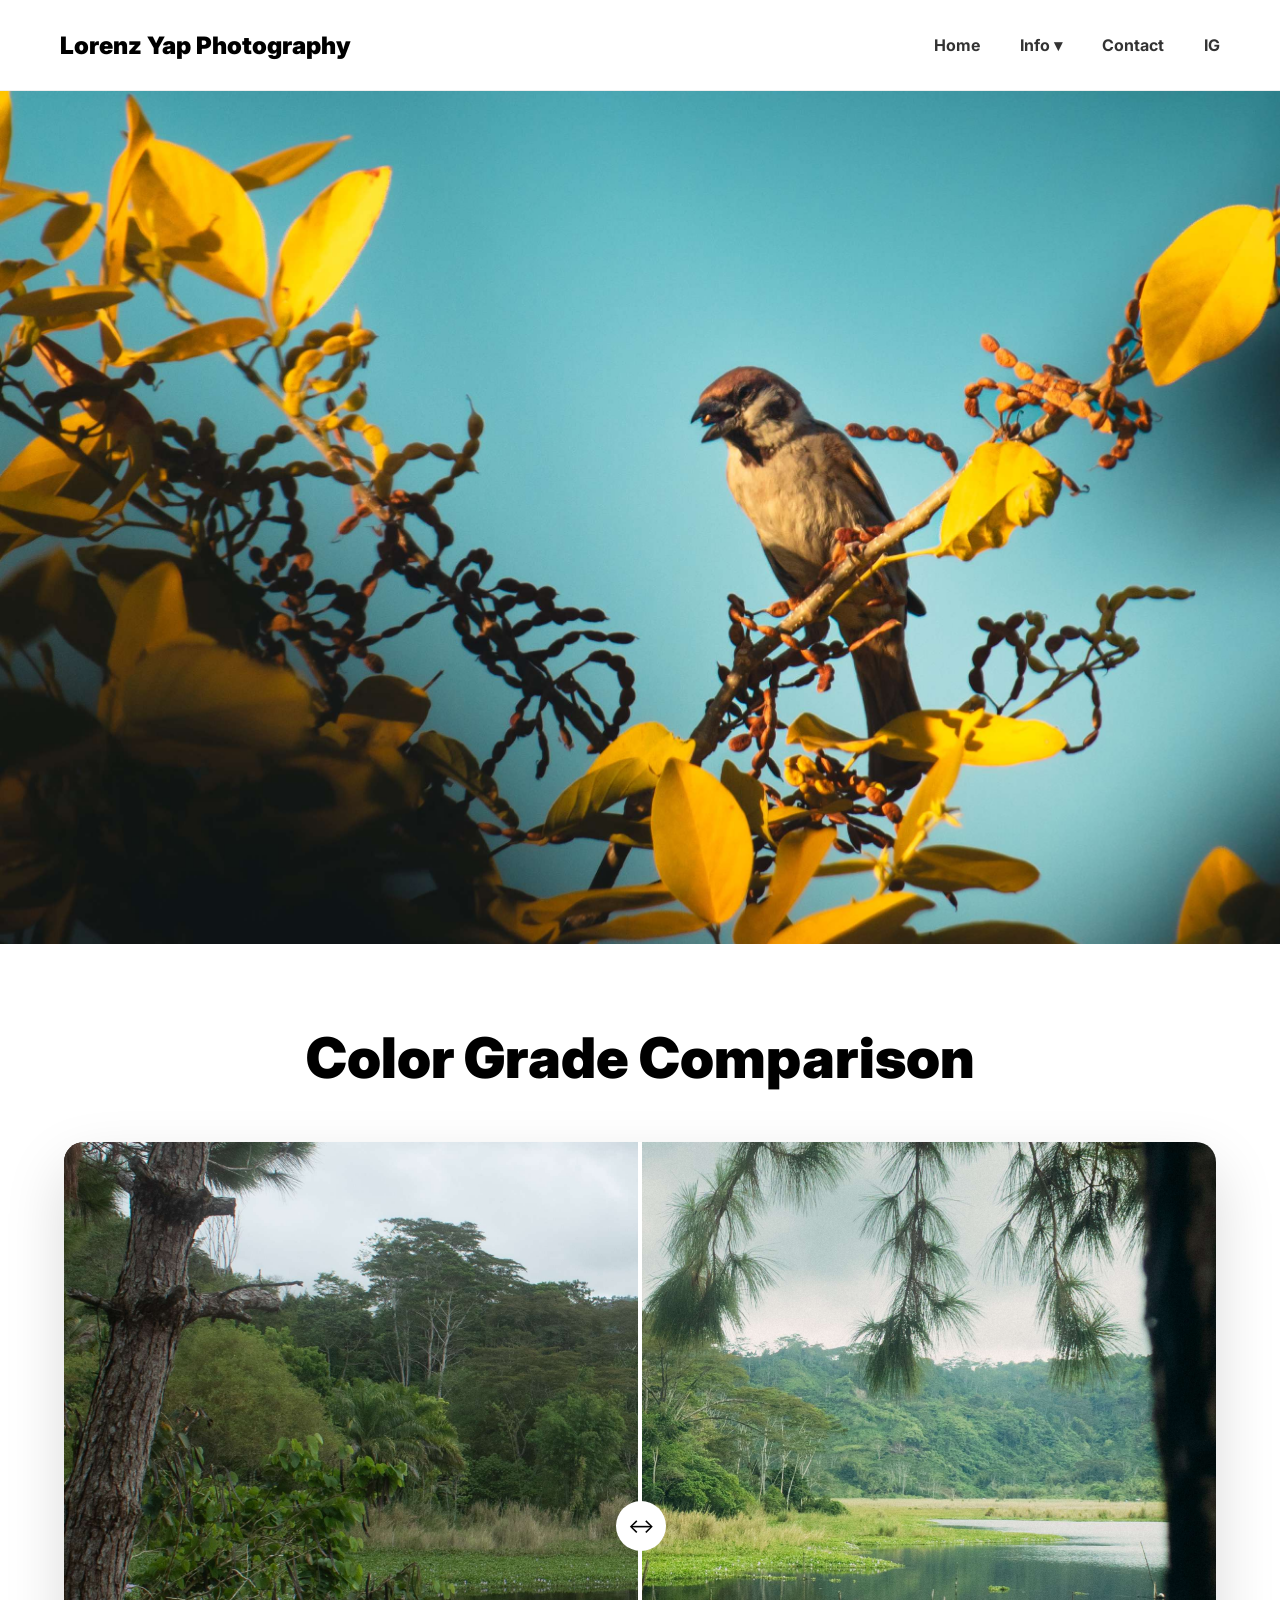
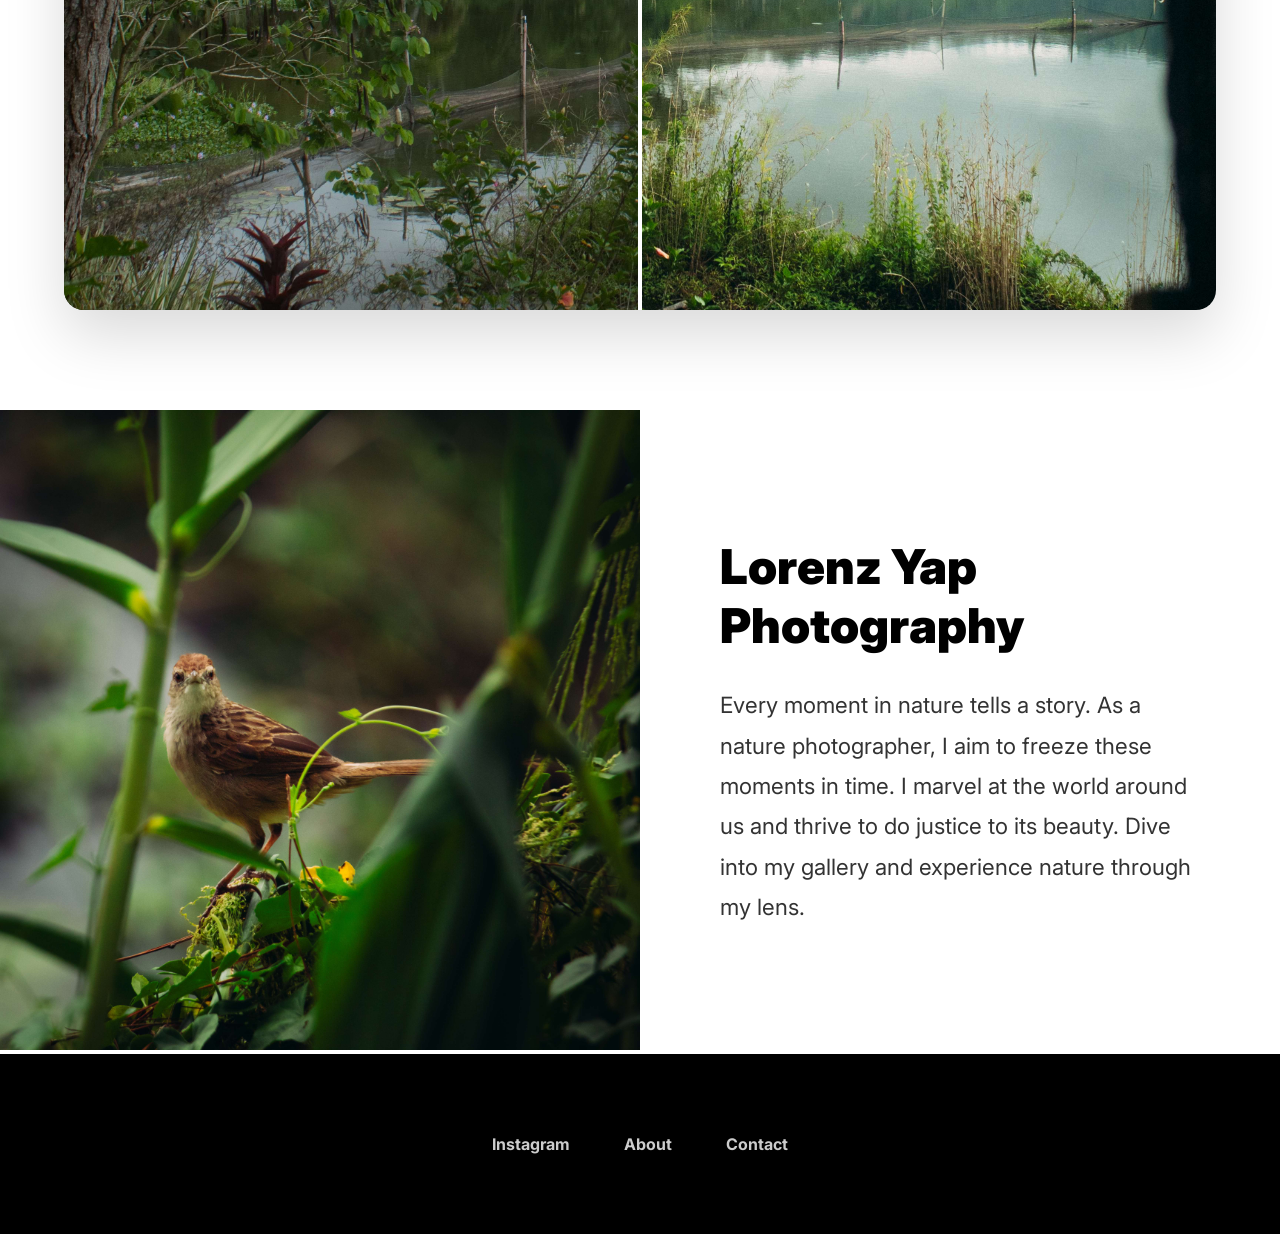
<file: index.html>
<!DOCTYPE html>
<html lang="en">
<head>
    <meta charset="UTF-8">
    <meta name="viewport" content="width=device-width, initial-scale=1.0">
    <title>Lorenz Yap | Photography</title>
    <link href="https://fonts.googleapis.com/css2?family=Inter:wght@400;700;900&display=swap" rel="stylesheet">
    <link rel="stylesheet" href="style.css">
</head>
<body>

   <nav class="site-navigation">
    <div class="nav-container">
        <div class="nav-logo">Lorenz Yap Photography</div>
        <div class="nav-links">
            <a href="index.html">Home</a>
            <div class="dropdown">
                <a href="#" class="dropbtn">Info ▾</a>
                <div class="dropdown-content">
                    <a href="equipment.html">Equipment</a>
                    <a href="about.html">About Me</a>
                    <a href="projects.html">Projects & Skills</a>
                </div>
            </div>
            <a href="contact.html">Contact</a>
            <a href="https://www.instagram.com/lorenzalbertyap?igsh=MTFkNGwyenE3YnZxNw==" target="_blank">IG</a>
        </div>
    </div>
</nav>

    <section class="hero-carousel">
        <div class="carousel-slide fade"><img src="Sparrow.jpg"></div>
        <div class="carousel-slide fade"><img src="Munia.jpg"></div>
        <div class="carousel-slide fade"><img src="Sunbird.jpg"></div>
    </section>

    <section class="slider-section">
        <h2 class="section-title">Color Grade Comparison</h2>
        <div class="slider-container" id="sliderContainer">
            <img src="Edit1.jpg" alt="Edited" class="slider-img">
            <div class="img-before" id="beforeImg">
                <img src="Raw1.jpg" alt="RAW" class="slider-img">
            </div>
            <input type="range" min="0" max="100" value="50" class="slider-input" id="imageSlider">
            <div class="slider-handle" id="sliderHandle"><div class="slider-button">↔</div></div>
        </div>
    </section>

    <section class="about-section">
        <div class="about-container">
            <div class="about-image-side"><img src="Grassbird.jpg"></div>
            <div class="about-text-side">
                <h2>Lorenz Yap Photography</h2>
                <p>Every moment in nature tells a story. As a nature photographer, I aim to freeze these moments in time. I marvel at the world around us and thrive to do justice to its beauty. Dive into my gallery and experience nature through my lens.</p>
            </div>
        </div>
    </section>

    <footer class="site-footer">
        <div class="footer-links">
            <a href="https://instagram.com" target="_blank">Instagram</a>
            <a href="about.html">About</a>
            <a href="contact.html">Contact</a>
        </div>
    </footer>

    <script src="script.js"></script>
</body>
</html>
</file>
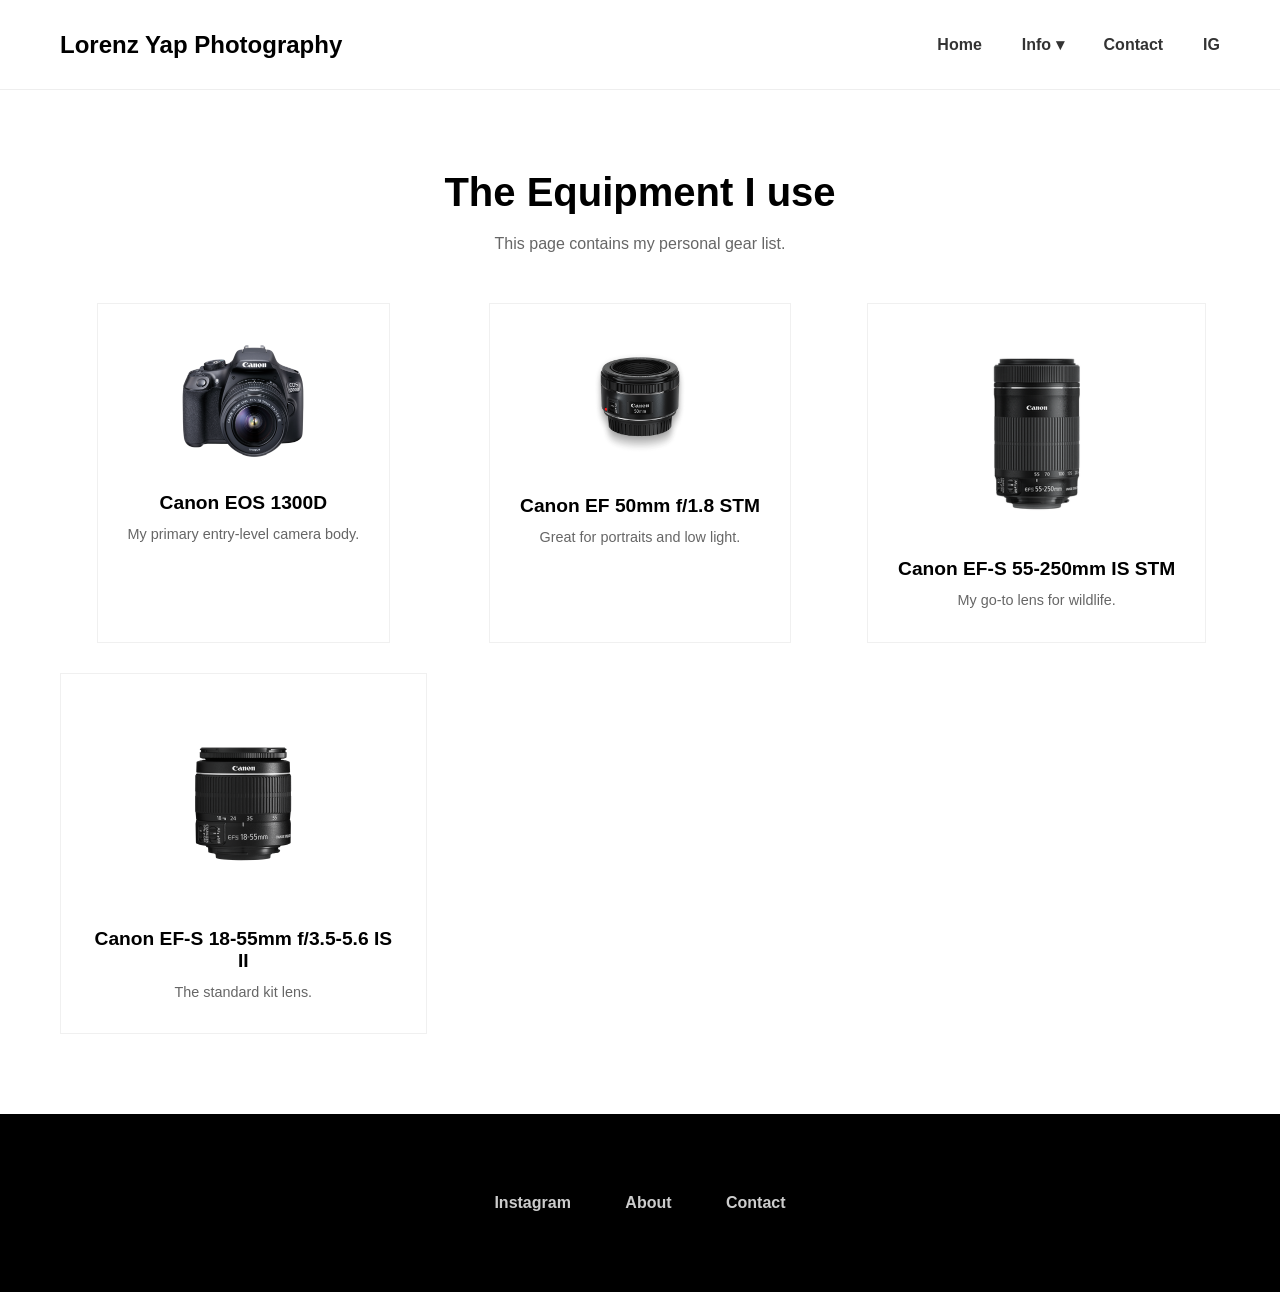
<file: equipment.html>
<!DOCTYPE html>
<html lang="en">
<head>
    <meta charset="UTF-8">
    <meta name="viewport" content="width=device-width, initial-scale=1.0">
    <title>Equipment | Lorenz Yap Photography</title>
    <link rel="stylesheet" href="style.css">
</head>
<body>

    <nav class="site-navigation">
        <div class="nav-container">
            <div class="nav-logo">Lorenz Yap Photography</div>
            <div class="nav-links">
                <a href="index.html">Home</a>
                <div class="dropdown">
                    <a href="#" class="dropbtn">Info ▾</a>
                    <div class="dropdown-content">
                        <a href="equipment.html">Equipment</a>
                        <a href="about.html">About Me</a>
                        <a href="projects.html">Projects & Skills</a>
                    </div>
                </div>
                <a href="contact.html">Contact</a>
                <a href="https://www.instagram.com/lorenzalbertyap?igsh=MTFkNGwyenE3YnZxNw==" target="_blank">IG</a>
            </div>
        </div>
    </nav>

    <div class="equipment-page">
        <h1>The Equipment I use</h1>
        <p class="disclaimer">This page contains my personal gear list.</p>

        <div class="gear-grid">
            <div class="gear-item">
                <img src="1300D.png" alt="Canon 1300D">
                <h3>Canon EOS 1300D</h3>
                <p>My primary entry-level camera body.</p>
            </div>
            <div class="gear-item">
                <img src="50STM.png" alt="Canon 50mm">
                <h3>Canon EF 50mm f/1.8 STM</h3>
                <p>Great for portraits and low light.</p>
            </div>
            <div class="gear-item">
                <img src="55250STM.png" alt="Canon 55-250mm">
                <h3>Canon EF-S 55-250mm IS STM</h3>
                <p>My go-to lens for wildlife.</p>
            </div>
            <div class="gear-item">
                <img src="1855ISII.png" alt="Canon 18-55mm">
                <h3>Canon EF-S 18-55mm f/3.5-5.6 IS II</h3>
                <p>The standard kit lens.</p>
            </div>
        </div>
    </div>

    <footer class="site-footer">
        <div class="footer-links">
            <a href="https://instagram.com" target="_blank">Instagram</a>
            <a href="about.html">About</a>
            <a href="contact.html">Contact</a>
        </div>
    </footer>
</body>
</html>
</file>
<file: style.css>
:root { --bg-color: #ffffff; --text-color: #000000; }
* { margin: 0; padding: 0; box-sizing: border-box; }
body { background-color: var(--bg-color); color: var(--text-color); font-family: 'Inter', sans-serif; overflow-x: hidden; }

/* Navigation - Locked In */
.site-navigation { background: #fff; padding: 20px 40px; position: sticky; top: 0; z-index: 1000; border-bottom: 1px solid #eee; }
.nav-container { max-width: 1400px; margin: 0 auto; display: flex; justify-content: space-between; align-items: center; padding: 0 20px; }
.nav-logo { font-weight: 900; font-size: 1.5rem; color: #000; white-space: nowrap; }
.nav-links { display: flex; align-items: center; gap: 40px; margin-left: auto; }
.nav-links a { color: #333 !important; text-decoration: none; font-weight: 700; font-size: 1rem; transition: 0.3s; }
.nav-links a:hover { color: #000; text-shadow: 0 0 8px rgba(0,0,0,0.5); cursor: pointer; }

/* Dropdown */
.dropdown { position: relative; padding: 15px 0; }
.dropdown-content { display: none; position: absolute; background: #fff; min-width: 180px; box-shadow: 0 8px 16px rgba(0,0,0,0.1); padding: 10px 0; z-index: 1000; top: 100%; left: 0; }
.dropdown-content a { color: #333 !important; padding: 10px 15px !important; display: block; font-size: 0.9rem !important; }
.dropdown:hover .dropdown-content { display: block; }

/* Components */
.hero-carousel { width: 100%; aspect-ratio: 3 / 2; overflow: hidden; margin-bottom: 80px; }
.carousel-slide { width: 100%; height: 100%; display: none; }
.carousel-slide img { width: 100%; height: 100%; object-fit: cover; }

.section-title { text-align: center; font-size: 3.5rem; font-weight: 900; margin-bottom: 50px; }
.slider-container { position: relative; width: 90%; max-width: 1200px; aspect-ratio: 3 / 2; margin: 0 auto 100px; border-radius: 20px; overflow: hidden; box-shadow: 0 25px 60px rgba(0,0,0,0.15); }
.slider-img { width: 100%; height: 100%; object-fit: cover; position: absolute; }
.img-before { position: absolute; top: 0; left: 0; height: 100%; width: 50%; overflow: hidden; z-index: 2; border-right: 2px solid white; }
.img-before img { width: 1200px; height: 100%; object-fit: cover; }
.slider-input { position: absolute; top: 0; left: 0; width: 100%; height: 100%; opacity: 0; cursor: ew-resize; z-index: 20; }
.slider-handle { position: absolute; top: 0; bottom: 0; left: 50%; width: 2px; background: #fff; z-index: 10; pointer-events: none; }
.slider-button { position: absolute; top: 50%; left: 50%; transform: translate(-50%, -50%); width: 50px; height: 50px; background: #fff; border-radius: 50%; display: flex; align-items: center; justify-content: center; color: #000; font-size: 20px; }

.about-section { background: #fff; padding: 0; }
.about-container { display: flex; align-items: center; width: 100%; }
.about-image-side { width: 50%; aspect-ratio: 1 / 1; }
.about-image-side img { width: 100%; height: 100%; object-fit: cover; }
.about-text-side { width: 50%; padding: 0 80px; }
.about-text-side h2 { font-size: 3rem; font-weight: 900; margin-bottom: 30px; }
.about-text-side p { font-size: 1.4rem; color: #333; line-height: 1.8; }

.site-footer { padding: 80px; text-align: center; background: #000; color: #fff; }
.footer-links a { margin: 0 25px; font-weight: 700; color: #ccc; text-decoration: none; }

.contact-page-container { display: flex; width: 100%; min-height: 70vh; }
.contact-image-side { width: 50%; }
.contact-image-side img { width: 100%; height: 100%; object-fit: cover; display: block; }
.contact-form-side { width: 50%; padding: 80px; display: flex; flex-direction: column; justify-content: center; }

/* Equipment Page Formatting */
.equipment-page { padding: 80px 20px; max-width: 1200px; margin: 0 auto; text-align: center; }
.equipment-page h1 { font-size: 2.5rem; margin-bottom: 20px; font-weight: 900; }
.disclaimer { color: #666; margin-bottom: 50px; }

.gear-grid { 
    display: grid; 
    grid-template-columns: repeat(auto-fit, minmax(280px, 1fr)); 
    gap: 30px; 
    justify-items: center;
}

.gear-item { 
    background: #fff;
    border: 1px solid #f0f0f0; 
    padding: 30px; 
    text-align: center;
    transition: transform 0.3s ease;
}

.gear-item:hover { transform: translateY(-5px); border-color: #ddd; }

/* THIS FIXES THE GIANT IMAGES */
.gear-item img { 
    width: 100%; 
    max-width: 200px; /* Limits the image size */
    height: auto; 
    margin-bottom: 20px; 
    object-fit: contain;
}

.gear-item h3 { font-size: 1.2rem; margin-bottom: 10px; }
.gear-item p { font-size: 0.9rem; color: #666; line-height: 1.5; }

/* About Page Specific Styles */
.about-page { padding: 80px 20px; max-width: 900px; margin: 0 auto; line-height: 1.8; }
.about-content h1 { font-size: 3rem; margin-bottom: 30px; font-weight: 900; }
.about-text p { margin-bottom: 25px; font-size: 1.1rem; color: #333; }

/* Layout: Image Left, Text Right */
.about-hero { 
    display: flex; 
    gap: 40px; 
    align-items: flex-start; 
    max-width: 1000px; 
    margin: 40px auto; 
}
.profile-pic { width: 400px; border-radius: 15px; } /* Rounded portrait */

/* Fancy Contact Form */
.fancy-contact { 
    background: #f4f4f4; 
    padding: 40px; 
    border-radius: 20px; /* Rounded corners */
    max-width: 600px; 
    margin: 50px auto; 
}
.fancy-contact input, .fancy-contact textarea {
    width: 100%;
    padding: 15px;
    margin: 10px 0;
    border: 1px solid #ccc;
    border-radius: 10px; /* Rounded inputs */
    box-sizing: border-box;
}
.fancy-contact button {
    background: #000;
    color: #fff;
    padding: 15px 30px;
    border: none;
    border-radius: 25px; /* Pill-shaped button */
    cursor: pointer;
    font-weight: bold;
}

/* Roadmap Timeline Styles */
.timeline { 
    max-width: 600px; 
    margin: 50px auto; 
    border-left: 3px solid #000; /* The roadmap line */
    padding-left: 30px; 
}
.timeline-item { margin-bottom: 40px; position: relative; }

/* The dot on the roadmap */
.timeline-item::before {
    content: '';
    position: absolute;
    left: -42px;
    top: 5px;
    width: 15px;
    height: 15px;
    background: #000;
    border-radius: 50%;
}

.timeline-date { font-weight: bold; color: #555; }
.timeline-content h3 { margin: 5px 0; }

/* Ensure the hero section has breathing room */
.about-hero { 
    display: flex; 
    gap: 60px; /* Increased space between pic and text */
    align-items: center; 
    max-width: 1100px; 
    margin: 60px auto; 
    padding: 0 20px;
}

/* Fix for the profile picture */
.profile-pic { 
    width: 40%; 
    height: auto; 
    border-radius: 15px; 
    box-shadow: 0 10px 30px rgba(0,0,0,0.1); /* Adds depth */
}

/* Fix for the about text container */
.about-text { width: 60%; }
.about-text p { margin-bottom: 20px; color: #444; }

/* Responsive Design: For phones (screens smaller than 768px) */
@media (max-width: 768px) {
    /* Stack the side-by-side About Me section */
    .about-hero { 
        flex-direction: column; 
        text-align: center; 
    }
    
    /* Make the image full width on phones */
    .profile-pic { 
        width: 100%; 
        margin-bottom: 20px; 
    }
    
    /* Ensure the about text takes full width */
    .about-text { 
        width: 100%; 
    }

    /* Stack your navigation links if they get crowded */
    .nav-links { 
        flex-direction: column; 
        gap: 10px; 
    }
}
.project-gallery { margin-top: 20px; }
.gallery-grid { 
    display: grid; 
    grid-template-columns: repeat(3, 1fr); 
    gap: 15px; 
    margin-top: 10px;
}
.gallery-grid img { 
    width: 100%; 
    border-radius: 8px; 
    border: 1px solid #ddd;
    transition: transform 0.3s ease;
    cursor: pointer;
}
.gallery-grid img:hover { 
    transform: scale(1.05); 
    box-shadow: 0 5px 15px rgba(0,0,0,0.2); 
}
</file>
